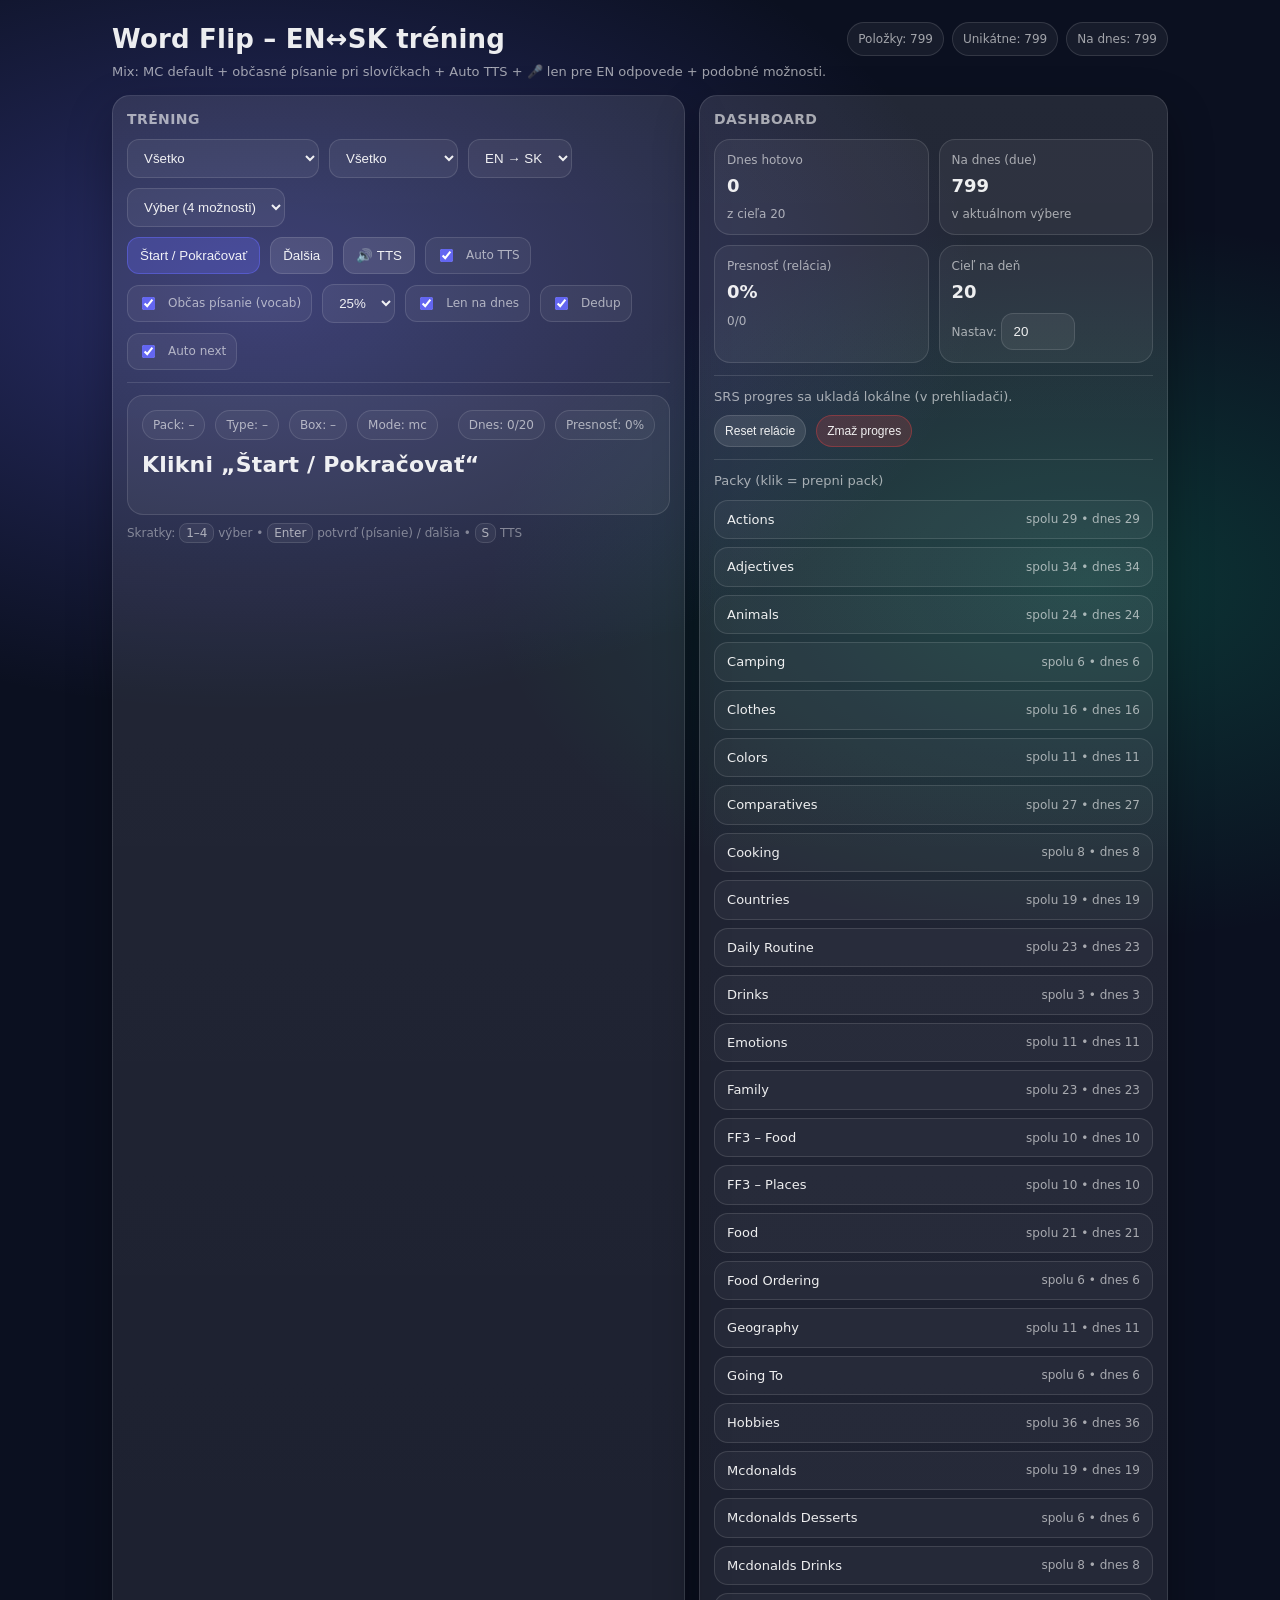
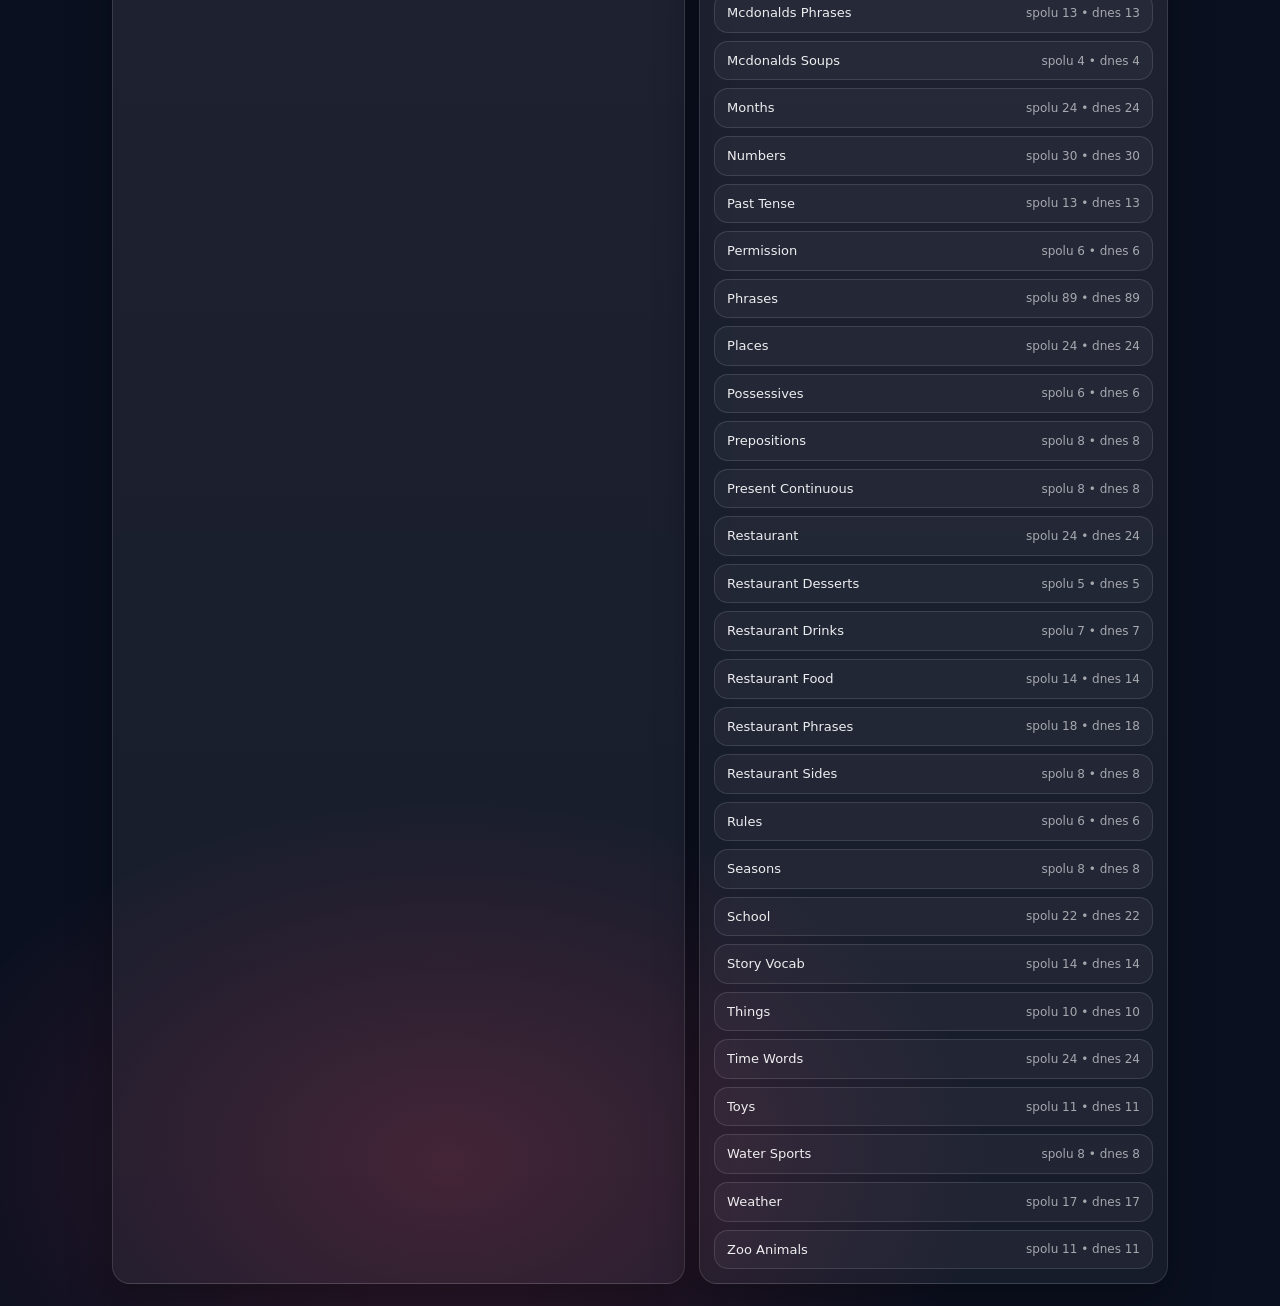
<file: index.html>
<!DOCTYPE html>
<html lang="sk">
<head>
<meta charset="utf-8" />
<meta name="viewport" content="width=device-width,initial-scale=1" />
<title>Word Flip – EN↔SK tréning (Mix)</title>
<style>
  :root{
    --bg:#0b1020;
    --text:rgba(255,255,255,.92);
    --muted:rgba(255,255,255,.60);
    --line:rgba(255,255,255,.12);
    --card:rgba(255,255,255,.06);
    --card2:rgba(255,255,255,.04);
    --good:rgba(34,197,94,.18);
    --bad:rgba(239,68,68,.18);
    --pri:rgba(99,102,241,.30);
    --shadow:0 18px 45px rgba(0,0,0,.30);
    --r:18px;
  }
  *{box-sizing:border-box}
  body{
    margin:0;
    background:
      radial-gradient(1200px 700px at 20% 10%, rgba(99,102,241,0.35), transparent 60%),
      radial-gradient(1000px 600px at 85% 20%, rgba(16,185,129,0.22), transparent 60%),
      radial-gradient(900px 600px at 35% 95%, rgba(244,63,94,0.20), transparent 60%),
      var(--bg);
    color:var(--text);
    font-family: ui-sans-serif, system-ui, -apple-system, Segoe UI, Roboto, Arial;
    line-height:1.35;
  }
  .wrap{max-width:1100px;margin:0 auto;padding:22px}
  .top{display:flex;justify-content:space-between;gap:14px;flex-wrap:wrap;align-items:flex-start;margin-bottom:14px;}
  h1{margin:0;font-size:26px;letter-spacing:.2px}
  .sub{margin-top:6px;color:var(--muted);font-size:13px}
  .pillrow{display:flex;gap:8px;flex-wrap:wrap;justify-content:flex-end}
  .pill{padding:8px 10px;border-radius:999px;border:1px solid var(--line);background:rgba(255,255,255,0.05);color:var(--muted);font-size:12px;}
  .grid{display:grid;grid-template-columns:1.1fr .9fr;gap:14px}
  @media (max-width:980px){.grid{grid-template-columns:1fr}}
  .card{background:linear-gradient(180deg, rgba(255,255,255,0.10), rgba(255,255,255,0.05));border:1px solid var(--line);border-radius:var(--r);box-shadow:var(--shadow);padding:14px;}
  .card h2{margin:0 0 10px 0;font-size:14px;color:var(--muted);font-weight:600;letter-spacing:.4px;text-transform:uppercase;}
  .row{display:flex;gap:10px;flex-wrap:wrap;align-items:center}
  select,input{background:rgba(255,255,255,0.06);border:1px solid var(--line);color:var(--text);border-radius:12px;padding:10px 12px;outline:none;}
  select:focus,input:focus{box-shadow:0 0 0 4px rgba(99,102,241,0.18);border-color:rgba(99,102,241,0.6)}
  .btn{background:rgba(255,255,255,0.10);border:1px solid var(--line);color:var(--text);padding:10px 12px;border-radius:12px;cursor:pointer;transition:transform .06s ease, background .15s ease;user-select:none;}
  .btn:hover{background:rgba(255,255,255,0.14)}
  .btn:active{transform:translateY(1px)}
  .btn.primary{background:var(--pri);border-color:rgba(99,102,241,0.55)}
  .btn.primary:hover{background:rgba(99,102,241,0.36)}
  .btn.small{padding:8px 10px;font-size:12px;border-radius:999px}
  .btn.good{background:rgba(34,197,94,.18);border-color:rgba(34,197,94,.35)}
  .btn.danger{background:rgba(239,68,68,.18);border-color:rgba(239,68,68,.35)}
  .toggle{display:flex;align-items:center;gap:10px;padding:8px 10px;border-radius:12px;border:1px solid var(--line);background:rgba(255,255,255,0.05);}
  .toggle label{font-size:12px;color:var(--muted);cursor:pointer}
  .toggle input{accent-color:rgb(99,102,241)}
  .sep{height:1px;background:var(--line);margin:12px 0}
  .qbox{background:rgba(255,255,255,0.05);border:1px solid var(--line);border-radius:16px;padding:14px;min-height:120px;}
  .qmeta{display:flex;justify-content:space-between;gap:12px;flex-wrap:wrap;margin-bottom:10px}
  .badge{font-size:12px;color:var(--muted);border:1px solid var(--line);padding:6px 10px;border-radius:999px;background:rgba(255,255,255,0.04);}
  .question{font-size:22px;font-weight:700;letter-spacing:.2px;margin:0}
  .mini{font-size:12px;color:var(--muted);margin-top:8px}
  .options{display:grid;grid-template-columns:1fr;gap:10px;margin-top:12px}
  .opt{text-align:left;padding:12px 12px;border-radius:14px;border:1px solid var(--line);background:rgba(255,255,255,0.05);color:var(--text);cursor:pointer;transition:background .12s ease, transform .06s ease;}
  .opt:hover{background:rgba(255,255,255,0.08)}
  .opt:active{transform:translateY(1px)}
  .opt.correct{background:var(--good);border-color:rgba(34,197,94,0.55)}
  .opt.wrong{background:var(--bad);border-color:rgba(239,68,68,0.55)}
  .typingRow{display:none;gap:10px;flex-wrap:wrap;margin-top:12px}
  .typingRow input{flex:1 1 260px}
  .reveal{margin-top:10px;padding:12px;border-radius:14px;border:1px solid var(--line);background:rgba(255,255,255,0.04);display:none;}
  .reveal.show{display:block}
  .rateRow{display:none;gap:10px;flex-wrap:wrap;margin-top:12px}
  .statsGrid{display:grid;grid-template-columns:1fr 1fr;gap:10px}
  .stat{background:rgba(255,255,255,0.05);border:1px solid var(--line);border-radius:16px;padding:12px}
  .stat .k{color:var(--muted);font-size:12px;margin-bottom:6px}
  .stat .v{font-size:18px;font-weight:700}
  .list{margin:0;padding:0;list-style:none;display:flex;flex-direction:column;gap:8px}
  .li{display:flex;justify-content:space-between;gap:10px;align-items:center;padding:10px 12px;border-radius:14px;border:1px solid var(--line);background:rgba(255,255,255,0.04);cursor:pointer}
  .li .name{font-size:13px}
  .li .count{font-size:12px;color:var(--muted)}
  .kbd{border:1px solid var(--line);background:rgba(255,255,255,0.05);padding:2px 6px;border-radius:8px;font-size:12px;color:var(--muted);}
  .hints{margin-top:10px;color:rgba(255,255,255,.42);font-size:12px}
</style>
</head>
<body>
<div class="wrap">

  <div class="top">
    <div>
      <h1>Word Flip – EN↔SK tréning</h1>
      <div class="sub">Mix: MC default + občasné písanie pri slovíčkach + Auto TTS + 🎤 len pre EN odpovede + podobné možnosti.</div>
    </div>
    <div class="pillrow">
      <div class="pill" id="pillDataset">Položky: …</div>
      <div class="pill" id="pillUnique">Unikátne: …</div>
      <div class="pill" id="pillDue">Na dnes: …</div>
    </div>
  </div>

  <div class="grid">
    <!-- STUDY -->
    <div class="card">
      <h2>Tréning</h2>

      <div class="row">
        <select id="packSelect" title="Balík"></select>

        <select id="typeSelect" title="Typ">
          <option value="all">Všetko</option>
          <option value="vocab">Len slovíčka</option>
          <option value="phrase">Len frázy/vety</option>
        </select>

        <select id="dirSelect" title="Smer">
          <option value="en2sk">EN → SK</option>
          <option value="sk2en">SK → EN</option>
          <option value="mix">Mix</option>
        </select>

        <select id="modeSelect" title="Režim">
          <option value="mc">Výber (4 možnosti)</option>
          <option value="typing">Písanie</option>
        </select>
      </div>

      <div class="row" style="margin-top:10px">
        <button class="btn primary" id="startBtn">Štart / Pokračovať</button>
        <button class="btn" id="nextBtn">Ďalšia</button>
        <button class="btn" id="ttsBtn" title="Prečítať nahlas (S)">🔊 TTS</button>

        <div class="toggle" title="Automaticky čítať každú novú otázku (po prvom kliknutí v appke)">
          <input type="checkbox" id="autoTtsToggle" checked />
          <label for="autoTtsToggle">Auto TTS</label>
        </div>

        <div class="toggle" title="V MC režime občas prepnúť slovíčko na písanie">
          <input type="checkbox" id="vocabTypingToggle" checked />
          <label for="vocabTypingToggle">Občas písanie (vocab)</label>
        </div>

        <select id="vocabTypingChanceSelect" title="Ako často písanie pri vocab">
          <option value="0.10">10%</option>
          <option value="0.20">20%</option>
          <option value="0.25" selected>25%</option>
          <option value="0.33">33%</option>
          <option value="0.50">50%</option>
        </select>

        <div class="toggle" title="Učiť len karty, ktoré sú na dnes (SRS)">
          <input type="checkbox" id="dueOnlyToggle" checked />
          <label for="dueOnlyToggle">Len na dnes</label>
        </div>

        <div class="toggle" title="Odstráni identické duplicity kariet">
          <input type="checkbox" id="dedupToggle" checked />
          <label for="dedupToggle">Dedup</label>
        </div>

        <div class="toggle" title="Automaticky prejsť na ďalšiu po odpovedi">
          <input type="checkbox" id="autoNextToggle" checked />
          <label for="autoNextToggle">Auto next</label>
        </div>
      </div>

      <div class="sep"></div>

      <div class="qbox">
        <div class="qmeta">
          <div class="row">
            <span class="badge" id="badgePack">Pack: –</span>
            <span class="badge" id="badgeType">Type: –</span>
            <span class="badge" id="badgeBox">Box: –</span>
            <span class="badge" id="badgeModeNow">Mode: –</span>
          </div>
          <div class="row">
            <span class="badge" id="badgeProgress">Dnes: 0/20</span>
            <span class="badge" id="badgeAcc">Presnosť: 0%</span>
          </div>
        </div>

        <p class="question" id="question">Klikni „Štart / Pokračovať“</p>
        <div class="mini" id="qMini"></div>

        <div class="reveal" id="revealBox">
          <div class="mini">Správna odpoveď</div>
          <div style="font-size:18px;font-weight:700;margin-top:4px" id="revealAnswer">—</div>
          <div class="mini" id="revealInfo"></div>
        </div>

        <div class="options" id="options"></div>

        <div class="typingRow" id="typingRow">
          <input type="text" id="typingInput" placeholder="Napíš odpoveď a Enter…" autocomplete="off" />
          <button class="btn" id="checkTypingBtn">Skontroluj</button>
          <button class="btn" id="showAnswerBtn">Ukáž odpoveď</button>
          <button class="btn" id="speechBtn" title="Hlasová odpoveď (len EN, beta)">🎤 EN hlasom</button>
        </div>

        <div class="rateRow" id="rateRow">
          <button class="btn danger" id="btnAgain">Again</button>
          <button class="btn" id="btnHard">Hard</button>
          <button class="btn good" id="btnGood">Good</button>
          <button class="btn primary" id="btnEasy">Easy</button>
        </div>
      </div>

      <div class="hints">
        Skratky: <span class="kbd">1–4</span> výber • <span class="kbd">Enter</span> potvrď (písanie) / ďalšia • <span class="kbd">S</span> TTS
      </div>
    </div>

    <!-- DASH -->
    <div class="card">
      <h2>Dashboard</h2>

      <div class="statsGrid">
        <div class="stat">
          <div class="k">Dnes hotovo</div>
          <div class="v" id="statDone">0</div>
          <div class="mini" id="statDoneMini">z cieľa 20</div>
        </div>
        <div class="stat">
          <div class="k">Na dnes (due)</div>
          <div class="v" id="statDue">0</div>
          <div class="mini">v aktuálnom výbere</div>
        </div>
        <div class="stat">
          <div class="k">Presnosť (relácia)</div>
          <div class="v" id="statAcc">0%</div>
          <div class="mini" id="statAccMini">0/0</div>
        </div>
        <div class="stat">
          <div class="k">Cieľ na deň</div>
          <div class="v"><span id="statGoal">20</span></div>
          <div class="mini">
            <span style="color:var(--muted)">Nastav:</span>
            <input id="goalInput" type="number" min="5" max="200" step="5" value="20" />
          </div>
        </div>
      </div>

      <div class="sep"></div>

      <div class="row" style="justify-content:space-between">
        <div>
          <div class="sub" style="margin:0;color:var(--muted)">SRS progres sa ukladá lokálne (v prehliadači).</div>
        </div>
        <div class="row">
          <button class="btn small" id="resetSessionBtn">Reset relácie</button>
          <button class="btn small danger" id="wipeProgressBtn">Zmaž progres</button>
        </div>
      </div>

      <div class="sep"></div>

      <div class="sub" style="margin:0 0 10px 0;color:var(--muted)">Packy (klik = prepni pack)</div>
      <ul class="list" id="packList"></ul>
    </div>
  </div>
</div>

<script>
/* =========================
   DATA
========================= */
const DATASET_URL = "./wordflip_dataset_en_sk.json";
const DATASET_FALLBACK = [
  {"type":"vocab","pack":"colors","en":"red","sk":"červená"},
  {"type":"vocab","pack":"colors","en":"blue","sk":"modrá"},
  {"type":"phrase","pack":"phrases","en":"Hello!","sk":"Ahoj!"}
];
let DATASET = [...DATASET_FALLBACK];

/* =========================
   STORAGE
========================= */
const STORAGE_SRS = "wordflip_srs_v4";
const STORAGE_SETTINGS = "wordflip_settings_v4";
const STORAGE_DAILY = "wordflip_daily_v4";

/* SRS intervals (days) */
const BOX_INTERVAL_DAYS = {1:0, 2:1, 3:3, 4:7, 5:14};

/* =========================
   STATE
========================= */
let settings = {
  pack: "all",
  type: "all",
  dir: "en2sk",
  mode: "mc",
  autoTts: true,
  vocabTyping: true,
  vocabTypingChance: 0.25,
  dueOnly: true,
  dedup: true,
  autoNext: true,
  goal: 20
};

let session = { answered: 0, correct: 0, doneToday: 0 };
let srsMap = {};

let pool = [];
let current = null;
let currentQA = null;
let revealed = false;

let modeNow = "mc";
let forcedTypingThisQuestion = false;

/* =========================
   HELPERS
========================= */
const $ = (id) => document.getElementById(id);
const now = () => Date.now();
const normalize = (s) => String(s ?? "").trim();
const normCompare = (s) => normalize(s).toLowerCase().replace(/\s+/g,' ');
function todayKey(){
  const d = new Date();
  const y = d.getFullYear();
  const m = String(d.getMonth()+1).padStart(2,'0');
  const dd = String(d.getDate()).padStart(2,'0');
  return `${y}-${m}-${dd}`;
}
function safeParse(s, fb){ try{ return JSON.parse(s); } catch { return fb; } }
function packTitle(pack){
  return normalize(pack).replace(/^ff3-/, 'FF3 – ').replace(/-/g,' ').replace(/\b\w/g, c=>c.toUpperCase());
}
function itemKey(it){
  return `${normalize(it.type)}|${normalize(it.pack)}|${normalize(it.en)}|${normalize(it.sk)}`;
}

/* =========================
   AUTO TTS (browser policy)
========================= */
let ttsUnlocked = false;
function unlockTtsOnce(){
  ttsUnlocked = true;
  document.removeEventListener("pointerdown", unlockTtsOnce);
  document.removeEventListener("keydown", unlockTtsOnce);
}
document.addEventListener("pointerdown", unlockTtsOnce);
document.addEventListener("keydown", unlockTtsOnce);

function speakIfAuto(){
  const autoOn = $("autoTtsToggle")?.checked;
  if(!autoOn) return;
  if(!ttsUnlocked) return;
  if(!currentQA) return;
  setTimeout(() => ttsSpeak(currentQA.q), 60);
}

/* =========================
   SETTINGS / DAILY
========================= */
function loadSettings(){
  const s = safeParse(localStorage.getItem(STORAGE_SETTINGS) || "null", null);
  if(s && typeof s === "object") settings = {...settings, ...s};
}
function saveSettings(){
  localStorage.setItem(STORAGE_SETTINGS, JSON.stringify(settings));
}
function loadDaily(){
  const daily = safeParse(localStorage.getItem(STORAGE_DAILY) || "{}", {});
  session.doneToday = Number(daily[todayKey()] || 0);
}
function incDaily(n=1){
  const daily = safeParse(localStorage.getItem(STORAGE_DAILY) || "{}", {});
  const k = todayKey();
  daily[k] = Number(daily[k] || 0) + n;
  localStorage.setItem(STORAGE_DAILY, JSON.stringify(daily));
  session.doneToday = daily[k];
}

/* =========================
   SRS
========================= */
function loadSrs(){
  srsMap = safeParse(localStorage.getItem(STORAGE_SRS) || "{}", {});
  if(!srsMap || typeof srsMap !== "object") srsMap = {};
}
function saveSrs(){
  localStorage.setItem(STORAGE_SRS, JSON.stringify(srsMap));
}
function ensureSrs(it){
  const k = itemKey(it);
  if(!srsMap[k]) srsMap[k] = { box: 1, dueTs: 0, lastTs: 0, streak: 0 };
  return srsMap[k];
}
function isDue(it){
  const rec = ensureSrs(it);
  return Number(rec.dueTs || 0) <= now();
}
function schedule(it, rating){
  const rec = ensureSrs(it);
  rec.lastTs = now();

  if(rating === "again"){ rec.box = 1; rec.streak = 0; }
  else if(rating === "hard"){ rec.streak = Math.max(0, rec.streak || 0); }
  else if(rating === "good"){ rec.box = Math.min(5, rec.box + 1); rec.streak = (rec.streak||0) + 1; }
  else if(rating === "easy"){ rec.box = Math.min(5, rec.box + 2); rec.streak = (rec.streak||0) + 1; }

  const days = BOX_INTERVAL_DAYS[rec.box] ?? 1;
  rec.dueTs = now() + days*24*60*60*1000;

  saveSrs();
}

/* =========================
   DATASET UTILS
========================= */
function cleanDataset(raw){
  return raw.map(x => ({
    type: normalize(x.type),
    pack: normalize(x.pack),
    en: normalize(x.en),
    sk: normalize(x.sk),
  })).filter(x => (x.type === "vocab" || x.type === "phrase") && x.pack && x.en && x.sk);
}
function dedupDataset(list){
  const seen = new Set();
  const out = [];
  for(const it of list){
    const k = itemKey(it);
    if(seen.has(k)) continue;
    seen.add(k);
    out.push(it);
  }
  return out;
}
function buildPackIndex(list){
  const map = new Map();
  for(const it of list){
    if(!map.has(it.pack)) map.set(it.pack, {pack: it.pack, title: packTitle(it.pack), count:0});
    map.get(it.pack).count += 1;
  }
  return Array.from(map.values()).sort((a,b)=>a.title.localeCompare(b.title,'sk'));
}

/* =========================
   SMART SIMILARITY (distractors)
========================= */
const STOP_EN = new Set(["the","a","an","and","or","to","of","in","on","at","for","with","is","are","was","were","be","been","being","am","i","you","he","she","it","we","they","my","your","his","her","their","our","this","that","these","those","as","than"]);
const STOP_SK = new Set(["a","aj","alebo","že","sa","si","je","sú","bol","bola","bolo","boli","by","aby","na","v","vo","do","z","zo","k","ku","o","od","pri","pre","pod","nad","za","u","som","sme","ste","s","so","ako","nech","nie","to","tá","ten","toto","tam","tu"]);

function tokensLang(text, lang){
  const t = normCompare(text).replace(/[^\p{L}\p{N}\s]/gu, " ");
  const parts = t.split(/\s+/).filter(Boolean);
  const stop = (lang === "en") ? STOP_EN : STOP_SK;
  return parts.filter(w => w.length >= 3 && !stop.has(w));
}

function jaccard(a, b){
  if(a.length === 0 || b.length === 0) return 0;
  const A = new Set(a), B = new Set(b);
  let inter = 0;
  for(const x of A) if(B.has(x)) inter++;
  const uni = A.size + B.size - inter;
  return uni ? inter/uni : 0;
}

function lengthBonus(s1, s2){
  const a = normalize(s1).length, b = normalize(s2).length;
  if(!a || !b) return 0;
  const r = Math.min(a,b)/Math.max(a,b);
  return 0.10 * r; // max 0.10
}

function similarityScore(currItem, candItem){
  // Compare EN with EN and SK with SK (we have both in dataset)
  const enC = tokensLang(currItem.en, "en");
  const enR = tokensLang(candItem.en, "en");
  const skC = tokensLang(currItem.sk, "sk");
  const skR = tokensLang(candItem.sk, "sk");

  const enSim = jaccard(enC, enR);
  const skSim = jaccard(skC, skR);

  // weight: structure words are filtered, so overlap indicates topic/keywords
  let score = 0;
  score += 0.55 * enSim;
  score += 0.55 * skSim;

  // bonus for similar length on the side that's shown as options
  score += lengthBonus(currItem.en, candItem.en);
  score += lengthBonus(currItem.sk, candItem.sk);

  // small bonus if same pack
  if(currItem.pack === candItem.pack) score += 0.08;

  return score;
}

/* =========================
   QA
========================= */
function getQA(it, dir){
  let used = dir;
  if(dir === "mix") used = Math.random() < 0.5 ? "en2sk" : "sk2en";
  const q = (used === "en2sk") ? it.en : it.sk;
  const a = (used === "en2sk") ? it.sk : it.en;
  return { q, a, dirUsed: used };
}

function pickDistractorsSmart(correctAnswer, datasetAll, currItem, dirUsed){
  const need = 4;
  const used = new Set([correctAnswer]);
  const out = [correctAnswer];

  const candPoolSameType = datasetAll.filter(x => x.type === currItem.type && itemKey(x) !== itemKey(currItem));
  const candPoolSamePack = candPoolSameType.filter(x => x.pack === currItem.pack);

  // sort candidates by similarity (descending)
  function topBySim(pool, take){
    const scored = pool.map(x => ({x, s: similarityScore(currItem, x)}));
    scored.sort((a,b)=>b.s - a.s);
    const chosen = [];
    for(const it of scored){
      const cand = (dirUsed === "en2sk") ? it.x.sk : it.x.en;
      const v = normalize(cand);
      if(!v || used.has(v)) continue;
      used.add(v);
      chosen.push(v);
      if(chosen.length >= take) break;
    }
    return chosen;
  }

  // 1) best matches in same pack
  for(const v of topBySim(candPoolSamePack, need-1)){
    out.push(v);
    if(out.length >= need) break;
  }

  // 2) if still missing, best matches in same type (global)
  if(out.length < need){
    for(const v of topBySim(candPoolSameType, need - out.length)){
      out.push(v);
      if(out.length >= need) break;
    }
  }

  // 3) final fallback random (rare)
  while(out.length < need){
    const r = datasetAll[Math.floor(Math.random()*datasetAll.length)];
    const cand = (dirUsed === "en2sk") ? r.sk : r.en;
    const v = normalize(cand);
    if(!v || used.has(v)) continue;
    used.add(v);
    out.push(v);
    if(datasetAll.length === 1) break;
  }

  out.sort(()=>Math.random()-0.5);
  return out;
}

/* =========================
   UI BUILD
========================= */
function applySettingsToControls(){
  $("typeSelect").value = settings.type;
  $("dirSelect").value = settings.dir;
  $("modeSelect").value = settings.mode;

  $("autoTtsToggle").checked = settings.autoTts !== false;
  $("vocabTypingToggle").checked = settings.vocabTyping !== false;

  const val = String(settings.vocabTypingChance ?? 0.25);
  if([...$("vocabTypingChanceSelect").options].some(o => o.value === val)){
    $("vocabTypingChanceSelect").value = val;
  }

  $("dueOnlyToggle").checked = !!settings.dueOnly;
  $("dedupToggle").checked = !!settings.dedup;
  $("autoNextToggle").checked = !!settings.autoNext;
  $("goalInput").value = settings.goal;
}
function readControlsToSettings(){
  settings.pack = $("packSelect").value;
  settings.type = $("typeSelect").value;
  settings.dir = $("dirSelect").value;
  settings.mode = $("modeSelect").value;

  settings.autoTts = $("autoTtsToggle").checked;
  settings.vocabTyping = $("vocabTypingToggle").checked;
  settings.vocabTypingChance = Number($("vocabTypingChanceSelect").value || 0.25);

  settings.dueOnly = $("dueOnlyToggle").checked;
  settings.dedup = $("dedupToggle").checked;
  settings.autoNext = $("autoNextToggle").checked;
  settings.goal = Number($("goalInput").value || 20);
  saveSettings();
}
function buildPackSelect(){
  const sel = $("packSelect");
  sel.innerHTML = "";

  const base = settings.dedup ? dedupDataset(DATASET) : DATASET;
  const packs = buildPackIndex(base);

  const oAll = document.createElement("option");
  oAll.value = "all";
  oAll.textContent = "Všetko";
  sel.appendChild(oAll);

  for(const p of packs){
    const o = document.createElement("option");
    o.value = p.pack;
    o.textContent = `${p.title} (${p.count})`;
    sel.appendChild(o);
  }

  const exists = settings.pack === "all" || base.some(x => x.pack === settings.pack);
  sel.value = exists ? settings.pack : "all";
}
function updatePills(){
  $("pillDataset").textContent = `Položky: ${DATASET.length}`;
  $("pillUnique").textContent = `Unikátne: ${dedupDataset(DATASET).length}`;

  const list = getFilteredList();
  $("pillDue").textContent = `Na dnes: ${countDue(list)}`;
}
function updatePackList(){
  const ul = $("packList");
  ul.innerHTML = "";

  const base = settings.dedup ? dedupDataset(DATASET) : DATASET;
  const packs = buildPackIndex(base);
  const typeFilter = settings.type;

  for(const p of packs){
    let items = base.filter(x => x.pack === p.pack);
    if(typeFilter !== "all") items = items.filter(x => x.type === typeFilter);
    const due = countDue(items);

    const li = document.createElement("li");
    li.className = "li";
    li.innerHTML = `<div class="name">${p.title}</div><div class="count">spolu ${items.length} • dnes ${due}</div>`;
    li.addEventListener("click", () => {
      $("packSelect").value = p.pack;
      readControlsToSettings();
      buildPool();
      pickNext();
    });
    ul.appendChild(li);
  }
}

/* =========================
   FILTER + POOL
========================= */
function getFilteredList(){
  const base = settings.dedup ? dedupDataset(DATASET) : DATASET;

  let list = base;
  if(settings.type !== "all") list = list.filter(x => x.type === settings.type);
  if(settings.pack !== "all") list = list.filter(x => x.pack === settings.pack);

  for(const it of base) ensureSrs(it);
  saveSrs();

  return list;
}
function countDue(list){
  let n = 0;
  for(const it of list) if(isDue(it)) n++;
  return n;
}
function buildPool(){
  const list = getFilteredList();
  pool = settings.dueOnly ? list.filter(isDue) : list.slice();
  updatePills();
  updatePackList();
  updateDashboard();
}

/* =========================
   STUDY FLOW
========================= */
function showReveal(ans, info){
  $("revealAnswer").textContent = ans;
  $("revealInfo").textContent = info || "";
  $("revealBox").classList.add("show");
  $("rateRow").style.display = "flex";
  revealed = true;
}
function hideReveal(){
  $("revealBox").classList.remove("show");
  $("rateRow").style.display = "none";
  revealed = false;
}
function setBadges(it){
  $("badgePack").textContent = `Pack: ${packTitle(it.pack)}`;
  $("badgeType").textContent = `Type: ${it.type}`;
  $("badgeBox").textContent = `Box: ${ensureSrs(it).box}`;
}

function updateSpeechButtonVisibility(){
  // Mic only when the expected answer is EN => direction SK->EN
  const isENAnswer = currentQA && currentQA.dirUsed === "sk2en";
  const btn = $("speechBtn");
  if(!btn) return;
  btn.style.display = isENAnswer ? "inline-flex" : "none";
}

function setModeUI(){
  $("options").style.display = (modeNow === "mc") ? "grid" : "none";
  $("typingRow").style.display = (modeNow === "typing") ? "flex" : "none";
  $("badgeModeNow").textContent = `Mode: ${modeNow}${forcedTypingThisQuestion ? " (auto)" : ""}`;
  updateSpeechButtonVisibility();
}

function updateDashboard(){
  $("statGoal").textContent = settings.goal;
  $("statDone").textContent = session.doneToday;
  $("statDoneMini").textContent = `z cieľa ${settings.goal}`;

  const list = getFilteredList();
  $("statDue").textContent = countDue(list);

  const acc = session.answered ? Math.round((session.correct/session.answered)*100) : 0;
  $("statAcc").textContent = `${acc}%`;
  $("statAccMini").textContent = `${session.correct}/${session.answered || 0}`;

  $("badgeProgress").textContent = `Dnes: ${Math.min(session.doneToday, settings.goal)}/${settings.goal}`;
  $("badgeAcc").textContent = `Presnosť: ${acc}%`;
}

function renderOptions(opts, correct){
  const box = $("options");
  box.innerHTML = "";
  opts.forEach((opt, idx) => {
    const btn = document.createElement("button");
    btn.className = "opt";
    btn.innerHTML = `<span style="color:var(--muted);font-size:12px;margin-right:8px">${idx+1}</span>${opt}`;
    btn.addEventListener("click", () => checkMC(btn, opt, correct));
    box.appendChild(btn);
  });
}
function lockOptions(){
  Array.from(document.querySelectorAll(".opt")).forEach(b => b.disabled = true);
}

function decideModeForQuestion(it){
  forcedTypingThisQuestion = false;

  if(settings.mode === "typing"){
    modeNow = "typing";
    return;
  }

  modeNow = "mc";
  if(it.type === "vocab" && settings.vocabTyping && Math.random() < (settings.vocabTypingChance || 0.25)){
    modeNow = "typing";
    forcedTypingThisQuestion = true;
  }
}

function pickNext(){
  readControlsToSettings();
  buildPool();
  hideReveal();

  if(pool.length === 0){
    $("question").textContent = "V tomto výbere nie je nič „na dnes“. Vypni „Len na dnes“ alebo zmeň pack/typ.";
    $("qMini").textContent = "";
    $("options").innerHTML = "";
    $("typingInput").value = "";
    modeNow = settings.mode;
    forcedTypingThisQuestion = false;
    setModeUI();
    return;
  }

  current = pool[Math.floor(Math.random()*pool.length)];
  currentQA = getQA(current, settings.dir);

  decideModeForQuestion(current);
  setModeUI();

  $("question").textContent = currentQA.q;
  $("qMini").textContent = `Smer: ${currentQA.dirUsed.toUpperCase()} • ${packTitle(current.pack)}`;
  setBadges(current);

  const baseAll = settings.dedup ? dedupDataset(DATASET) : DATASET;

  if(modeNow === "mc"){
    const opts = pickDistractorsSmart(currentQA.a, baseAll, current, currentQA.dirUsed);
    renderOptions(opts, currentQA.a);
  } else {
    $("options").innerHTML = "";
    $("typingInput").value = "";
    $("typingInput").focus();
  }

  speakIfAuto();
}

function checkMC(btn, choice, correct){
  lockOptions();
  session.answered += 1;

  if(choice === correct){
    btn.classList.add("correct");
    session.correct += 1;
    incDaily(1);
    schedule(current, "good");
    showReveal(correct, `Správne • ${currentQA.dirUsed.toUpperCase()} • ${current.type}`);
  } else {
    btn.classList.add("wrong");
    Array.from(document.querySelectorAll(".opt")).forEach(b => {
      const txt = b.textContent.replace(/^\d\s*/,'').trim();
      if(txt === correct) b.classList.add("correct");
    });
    schedule(current, "again");
    showReveal(correct, `Nesprávne • ${currentQA.dirUsed.toUpperCase()} • ${current.type}`);
  }

  updateDashboard();
  if(settings.autoNext) setTimeout(() => pickNext(), 850);
}

/* tolerant typing */
function levenshtein(a, b){
  a = normCompare(a); b = normCompare(b);
  const m = a.length, n = b.length;
  if(m === 0) return n;
  if(n === 0) return m;
  const dp = Array.from({length:m+1}, () => new Array(n+1).fill(0));
  for(let i=0;i<=m;i++) dp[i][0]=i;
  for(let j=0;j<=n;j++) dp[0][j]=j;
  for(let i=1;i<=m;i++){
    for(let j=1;j<=n;j++){
      const cost = a[i-1] === b[j-1] ? 0 : 1;
      dp[i][j] = Math.min(dp[i-1][j] + 1, dp[i][j-1] + 1, dp[i-1][j-1] + cost);
    }
  }
  return dp[m][n];
}

function checkTyping(){
  if(!current) return;
  const user = $("typingInput").value;
  const target = currentQA.a;

  session.answered += 1;

  const ua = normCompare(user);
  const ta = normCompare(target);
  const dist = levenshtein(ua, ta);
  const ok = (ua === ta) || (dist <= Math.max(1, Math.floor(ta.length * 0.12)));

  if(ok){
    session.correct += 1;
    incDaily(1);
    schedule(current, "good");
    showReveal(target, `OK • vzdialenosť ${dist} • ${currentQA.dirUsed.toUpperCase()} • ${current.type}`);
  } else {
    schedule(current, "again");
    showReveal(target, `Nesedí • vzdialenosť ${dist} • ${currentQA.dirUsed.toUpperCase()} • ${current.type}`);
  }

  updateDashboard();
  if(settings.autoNext) setTimeout(() => pickNext(), 950);
}

function rate(r){
  if(!current) return;
  schedule(current, r);
  if(r === "good" || r === "easy") incDaily(1);
  updateDashboard();
  if(settings.autoNext) setTimeout(() => pickNext(), 450);
}

/* =========================
   TTS
========================= */
function ttsSpeak(text){
  const t = normalize(text);
  if(!t) return;
  if(!("speechSynthesis" in window)){ alert("TTS nie je podporované v tomto prehliadači."); return; }
  window.speechSynthesis.cancel();
  const u = new SpeechSynthesisUtterance(t);
  const hasSK = /[áäčďéíĺľňóôŕšťúýž]/i.test(t);
  u.lang = hasSK ? "sk-SK" : "en-US";
  u.rate = 0.95;
  window.speechSynthesis.speak(u);
}

/* =========================
   SPEECH (Recognition) – EN ONLY (beta)
========================= */
function getSpeechRecognition(){
  return window.SpeechRecognition || window.webkitSpeechRecognition || null;
}

function speakAnswerToInput_EN_ONLY(){
  // Only allow when answer is EN (dirUsed === sk2en)
  if(!currentQA || currentQA.dirUsed !== "sk2en"){
    alert("Hlasová odpoveď je zapnutá len pre EN odpovede (smer SK→EN).");
    return;
  }

  const SR = getSpeechRecognition();
  if(!SR){
    alert("Hlasová odpoveď nie je podporovaná v tomto prehliadači. Skús Chrome.");
    return;
  }

  const rec = new SR();
  rec.lang = "en-US";
  rec.interimResults = false;
  rec.maxAlternatives = 1;

  $("speechBtn").disabled = true;
  $("speechBtn").textContent = "🎤 Počúvam…";

  rec.onresult = (event) => {
    const txt = event.results?.[0]?.[0]?.transcript || "";
    $("typingInput").value = txt;
    checkTyping();
  };

  rec.onerror = () => {
    alert("Nepodarilo sa použiť rozpoznávanie reči. Skontroluj povolenie mikrofónu.");
  };

  rec.onend = () => {
    $("speechBtn").disabled = false;
    $("speechBtn").textContent = "🎤 EN hlasom";
  };

  try{ rec.start(); }
  catch{
    $("speechBtn").disabled = false;
    $("speechBtn").textContent = "🎤 EN hlasom";
  }
}

/* =========================
   ACTIONS
========================= */
function resetSession(){
  session.answered = 0;
  session.correct = 0;
  hideReveal();
  updateDashboard();
}
function wipeProgress(){
  localStorage.removeItem(STORAGE_SRS);
  loadSrs();
  buildPool();
  pickNext();
}

/* =========================
   LOAD DATASET
========================= */
async function loadDataset(){
  try{
    const res = await fetch(DATASET_URL, { cache: "no-store" });
    if(!res.ok) throw new Error(`HTTP ${res.status}`);
    const raw = await res.json();
    if(!Array.isArray(raw)) throw new Error("JSON nie je pole");
    DATASET = cleanDataset(raw);
    if(DATASET.length === 0) throw new Error("Dataset prázdny po čistení");
  } catch(e){
    console.warn("Dataset load failed -> fallback", e);
    DATASET = cleanDataset(DATASET_FALLBACK);
  }
}

/* =========================
   INIT / EVENTS
========================= */
function wire(){
  $("startBtn").addEventListener("click", () => { ttsUnlocked = true; pickNext(); });
  $("nextBtn").addEventListener("click", () => { ttsUnlocked = true; pickNext(); });

  $("ttsBtn").addEventListener("click", () => { ttsUnlocked = true; if(currentQA) ttsSpeak(currentQA.q); });

  $("autoTtsToggle").addEventListener("change", () => { readControlsToSettings(); });
  $("vocabTypingToggle").addEventListener("change", () => { readControlsToSettings(); });
  $("vocabTypingChanceSelect").addEventListener("change", () => { readControlsToSettings(); });

  $("typeSelect").addEventListener("change", () => { readControlsToSettings(); buildPool(); });
  $("dirSelect").addEventListener("change", () => { readControlsToSettings(); });
  $("modeSelect").addEventListener("change", () => { readControlsToSettings(); hideReveal(); });
  $("packSelect").addEventListener("change", () => { readControlsToSettings(); buildPool(); });

  $("dueOnlyToggle").addEventListener("change", () => { readControlsToSettings(); buildPool(); });
  $("dedupToggle").addEventListener("change", () => { readControlsToSettings(); buildPackSelect(); buildPool(); });
  $("autoNextToggle").addEventListener("change", () => { readControlsToSettings(); });

  $("goalInput").addEventListener("change", () => { readControlsToSettings(); updateDashboard(); });

  $("resetSessionBtn").addEventListener("click", () => resetSession());
  $("wipeProgressBtn").addEventListener("click", () => {
    if(confirm("Zmazať SRS progres (boxy/due) pre všetky karty?")) wipeProgress();
  });

  $("checkTypingBtn").addEventListener("click", () => checkTyping());
  $("showAnswerBtn").addEventListener("click", () => {
    if(!current) return;
    showReveal(currentQA.a, `Ukázané • teraz ohodnoť Again/Hard/Good/Easy`);
  });

  $("speechBtn").addEventListener("click", () => speakAnswerToInput_EN_ONLY());

  $("typingInput").addEventListener("keydown", (e) => {
    if(e.key === "Enter") checkTyping();
  });

  $("btnAgain").addEventListener("click", () => rate("again"));
  $("btnHard").addEventListener("click", () => rate("hard"));
  $("btnGood").addEventListener("click", () => rate("good"));
  $("btnEasy").addEventListener("click", () => rate("easy"));

  document.addEventListener("keydown", (e) => {
    if(e.target && (e.target.tagName === "INPUT" || e.target.tagName === "TEXTAREA")) return;

    if(e.key === "s" || e.key === "S"){
      ttsUnlocked = true;
      if(currentQA) ttsSpeak(currentQA.q);
    }

    if(modeNow === "mc" && ["1","2","3","4"].includes(e.key)){
      const idx = Number(e.key) - 1;
      const btns = Array.from(document.querySelectorAll(".opt"));
      if(btns[idx] && !btns[idx].disabled) btns[idx].click();
    }

    if(e.key === "Enter"){
      if(modeNow === "typing" && !revealed){
        $("typingInput").focus();
      } else {
        ttsUnlocked = true;
        pickNext();
      }
    }
  });
}

(async function init(){
  loadSettings();
  await loadDataset();
  loadSrs();
  loadDaily();

  applySettingsToControls();
  buildPackSelect();
  readControlsToSettings();

  buildPool();
  modeNow = settings.mode;
  forcedTypingThisQuestion = false;
  setModeUI();
  updateDashboard();
  wire();
})();
</script>
</body>
</html>
</file>
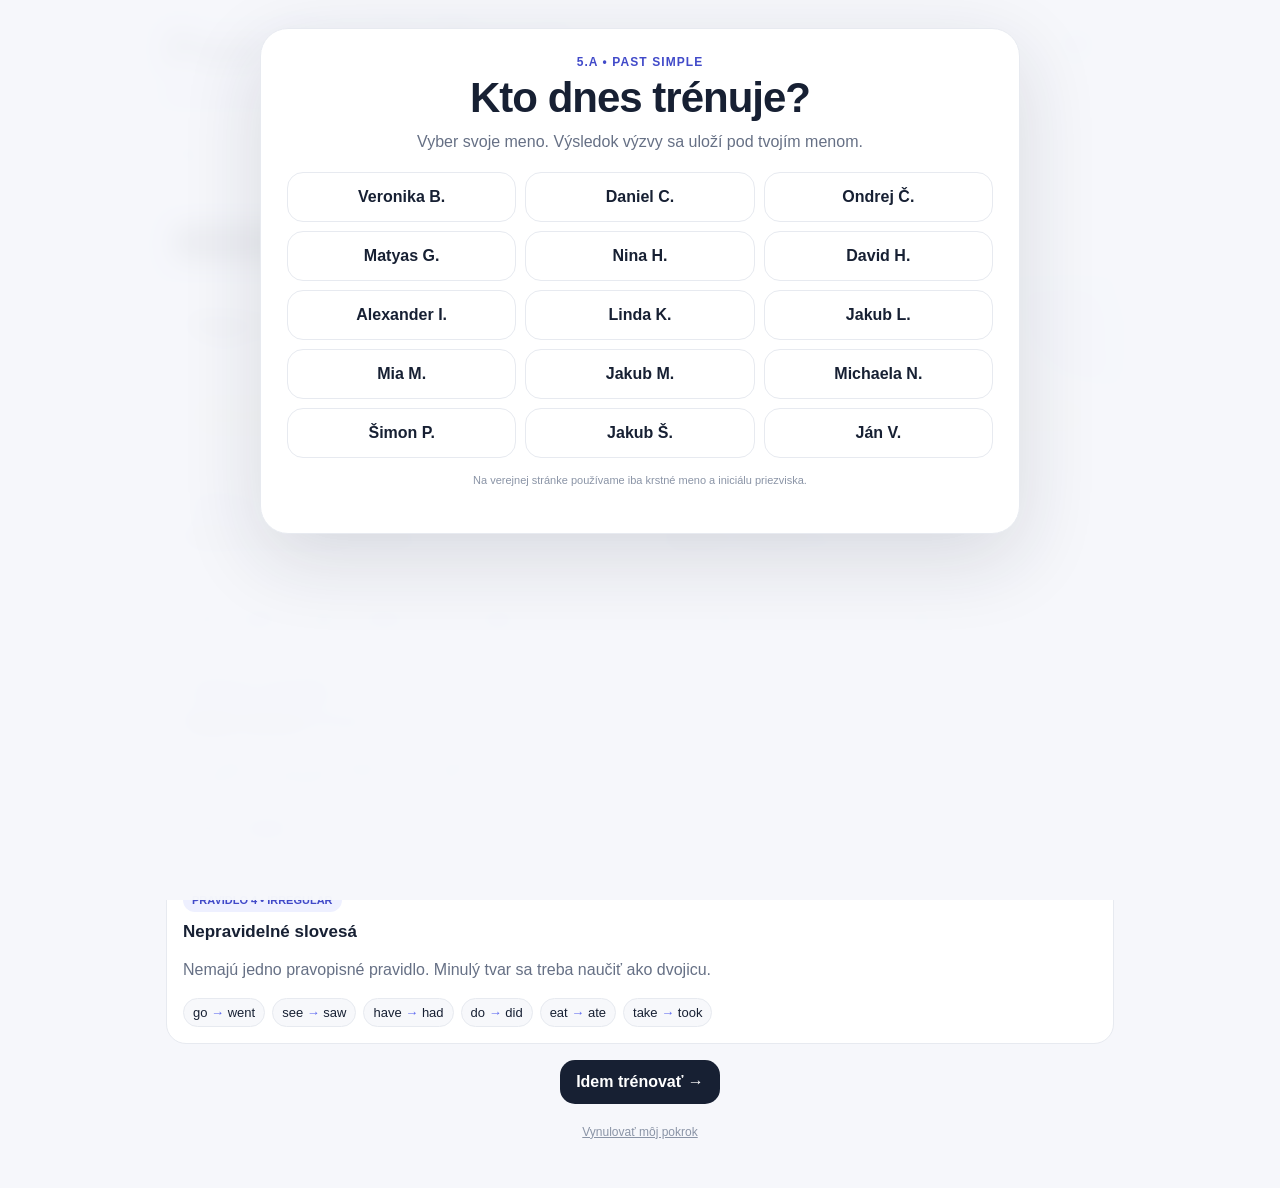
<file: past-simple/index.html>
<!doctype html>
<html lang="sk">
<head>
  <meta charset="utf-8" />
  <meta name="viewport" content="width=device-width,initial-scale=1,viewport-fit=cover" />
  <meta name="theme-color" content="#f6f7fb" />
  <title>Past Simple Quest</title>
  <link rel="stylesheet" href="style.css">
</head>
<body>
<div id="studentGate" class="student-gate">
  <div class="student-gate-card">
    <div class="gate-kicker">5.A • PAST SIMPLE</div>
    <h1>Kto dnes trénuje?</h1>
    <p>Vyber svoje meno. Výsledok výzvy sa uloží pod tvojím menom.</p>
    <div id="studentGrid" class="student-grid"></div>
    <p class="privacy-note">Na verejnej stránke používame iba krstné meno a iniciálu priezviska.</p>
  </div>
</div>

<div class="app">
  <div class="top">
    <div class="brand">
      <h1>Past Simple Quest</h1>
      <p>Precvičuj minulé tvary iba so slovesami, ktoré už poznáš.</p>
    </div>
    <div class="student-pill">
      <span id="activeStudent">—</span>
      <button id="switchStudent" type="button">zmeniť</button>
    </div>
  </div>

  <div class="stats">
    <div class="stat"><b id="masteredStat">0</b><span>zvládnutých slovies</span></div>
    <div class="stat"><b id="streakStat">0</b><span>séria správne</span></div>
    <div class="stat"><b id="accuracyStat">—</b><span>úspešnosť</span></div>
  </div>

  <nav class="nav" aria-label="Hlavné menu">
    <button data-tab="learn" class="active">1. Nauč sa</button>
    <button data-tab="practice">2. Trénuj</button>
    <button data-tab="challenge">3. Výzva</button>
    <button data-tab="verbs">Slovesá</button>
  </nav>

  <section id="learn" class="panel active">
    <div class="card hero">
      <h2>Najprv si všimni, čo sa so slovesom stane</h2>
      <p class="muted">Používame iba známe slovesá z predchádzajúceho učiva. Teraz sa učíme, ako sa zmenia v minulom čase.</p>
      <div class="mini-note"><b>Tip:</b> Pri každom slovese si najprv povedz: „Je pravidelné alebo nepravidelné?“ Až potom rieš pravopis.</div>
    </div>

    <div class="rules">
      <article class="rule">
        <div class="tag">PRAVIDLO 1 • + ED</div>
        <h3>Väčšina pravidelných slovies</h3>
        <p class="muted">Jednoducho pridaj <b>-ed</b>.</p>
        <div class="examples">
          <span class="example">walk <span class="arrow">→</span> walked</span>
          <span class="example">watch <span class="arrow">→</span> watched</span>
          <span class="example">play <span class="arrow">→</span> played</span>
        </div>
      </article>

      <article class="rule">
        <div class="tag">PRAVIDLO 2 • + D</div>
        <h3>Sloveso už končí na -e</h3>
        <p class="muted">Nepridávaj ďalšie e. Pridaj iba <b>-d</b>.</p>
        <div class="examples">
          <span class="example">like <span class="arrow">→</span> liked</span>
          <span class="example">use <span class="arrow">→</span> used</span>
          <span class="example">dive <span class="arrow">→</span> dived</span>
        </div>
      </article>

      <article class="rule">
        <div class="tag">PRAVIDLO 3 • ZDVOJENIE</div>
        <h3>Krátke sloveso: C–V–C</h3>
        <p class="muted">Pri krátkom tvare spoluhláska–samohláska–spoluhláska poslednú spoluhlásku zdvoj a pridaj <b>-ed</b>.</p>
        <div class="examples">
          <span class="example">shop <span class="arrow">→</span> shopped</span>
        </div>
      </article>

      <article class="rule" style="grid-column:1/-1">
        <div class="tag">PRAVIDLO 4 • IRREGULAR</div>
        <h3>Nepravidelné slovesá</h3>
        <p class="muted">Nemajú jedno pravopisné pravidlo. Minulý tvar sa treba naučiť ako dvojicu.</p>
        <div class="examples">
          <span class="example">go <span class="arrow">→</span> went</span>
          <span class="example">see <span class="arrow">→</span> saw</span>
          <span class="example">have <span class="arrow">→</span> had</span>
          <span class="example">do <span class="arrow">→</span> did</span>
          <span class="example">eat <span class="arrow">→</span> ate</span>
          <span class="example">take <span class="arrow">→</span> took</span>
        </div>
      </article>
    </div>

    <div style="display:flex;justify-content:center;margin-top:16px">
      <button class="primary" onclick="openTab('practice')">Idem trénovať →</button>
    </div>
  </section>

  <section id="practice" class="panel">
    <div class="practice-grid">
      <aside class="card side">
        <button class="mode active" data-mode="form">Napíš minulý tvar</button>
        <button class="mode" data-mode="rule">Vyber pravidlo</button>
        <button class="mode" data-mode="regular">Len pravidelné</button>
        <button class="mode" data-mode="irregular">Len nepravidelné</button>
      </aside>

      <div class="card question">
        <div id="practiceType" class="q-type">NAPÍŠ MINULÝ TVAR</div>
        <div id="practiceVerb" class="verb">play</div>
        <button id="speakBtn" class="speak" type="button">🔊 Prehrať sloveso</button>

        <div id="textAnswerBlock" class="answer-row">
          <input id="answerInput" class="answer" autocomplete="off" autocapitalize="none" spellcheck="false" placeholder="napr. played" aria-label="Tvoja odpoveď" />
          <button id="checkBtn" class="primary">Skontrolovať</button>
        </div>

        <div id="choiceBlock" class="choices hidden"></div>
        <div id="feedback" class="feedback"></div>
        <button id="hintBtn" class="hint">Potrebujem nápovedu</button>
        <button id="nextBtn" class="secondary hidden" style="margin-top:12px">Ďalšie sloveso →</button>
      </div>
    </div>
  </section>

  <section id="challenge" class="panel">
    <div class="card">
      <div id="challengeStart" class="challenge-start">
        <div class="big">⏳</div>
        <h2>10-slovesová výzva</h2>
        <p class="muted">Mix pravidelných aj nepravidelných slovies. Dostaneš 10 otázok. Na konci uvidíš výsledok aj slovesá, ktoré si ešte potrebuješ precvičiť.</p>
        <div id="challengeStudentStart" class="challenge-name"></div>
        <button id="startChallenge" class="primary">Spustiť výzvu</button>
      </div>

      <div id="challengeQ" class="challenge-q question">
        <div class="q-type"><span id="challengeCounter">1 / 10</span></div>
        <div id="challengeVerb" class="verb">go</div>
        <div class="answer-row">
          <input id="challengeInput" class="answer" autocomplete="off" autocapitalize="none" spellcheck="false" placeholder="minulý tvar" />
          <button id="challengeCheck" class="primary">OK</button>
        </div>
        <div id="challengeFeedback" class="feedback"></div>
        <button id="challengeNext" class="secondary hidden" style="margin-top:12px">Ďalej →</button>
        <div class="progress-wrap" style="width:min(100%,560px)">
          <div class="progress-line"><div id="challengeBar" class="progress-bar"></div></div>
        </div>
      </div>

      <div id="challengeResult" class="challenge-result">
        <div class="q-type">VÝSLEDOK</div>
        <div id="challengeStudentResult" class="result-student">—</div>
        <div id="challengeScore" class="score-big">8/10</div>
        <h2 id="challengeTitle">Výborne.</h2>
        <p id="challengeSummary" class="muted"></p>
        <div id="challengeMistakes" class="examples" style="justify-content:center;margin:18px 0"></div>

        <div class="leaderboard-card">
          <div class="leaderboard-title">
            <div>
              <div class="q-type">REBRÍČEK</div>
              <h3>Najlepší výsledok</h3>
            </div>
            <span>z 10</span>
          </div>
          <div id="leaderboardRows" class="leaderboard-rows"></div>
          <div class="leaderboard-note">Rebríček sa zatiaľ ukladá iba v tomto prehliadači.</div>
        </div>

        <button id="restartChallenge" class="secondary" style="margin-top:16px">Skúsiť znova</button>
      </div>
    </div>
  </section>

  <section id="verbs" class="panel">
    <div class="card">
      <div class="verbs-head">
        <div>
          <h2>33 známych slovies</h2>
          <p class="muted" style="margin:4px 0 0">Klikni na sloveso a vypočuj si dvojicu.</p>
        </div>
        <input id="searchInput" class="search" placeholder="Hľadať sloveso…" />
      </div>
      <div id="verbList" class="verb-list"></div>
    </div>
  </section>

  <div class="footer-actions">
    <button id="resetBtn" class="reset">Vynulovať môj pokrok</button>
  </div>
</div>

<script src="app.js"></script>
</body>
</html>
</file>
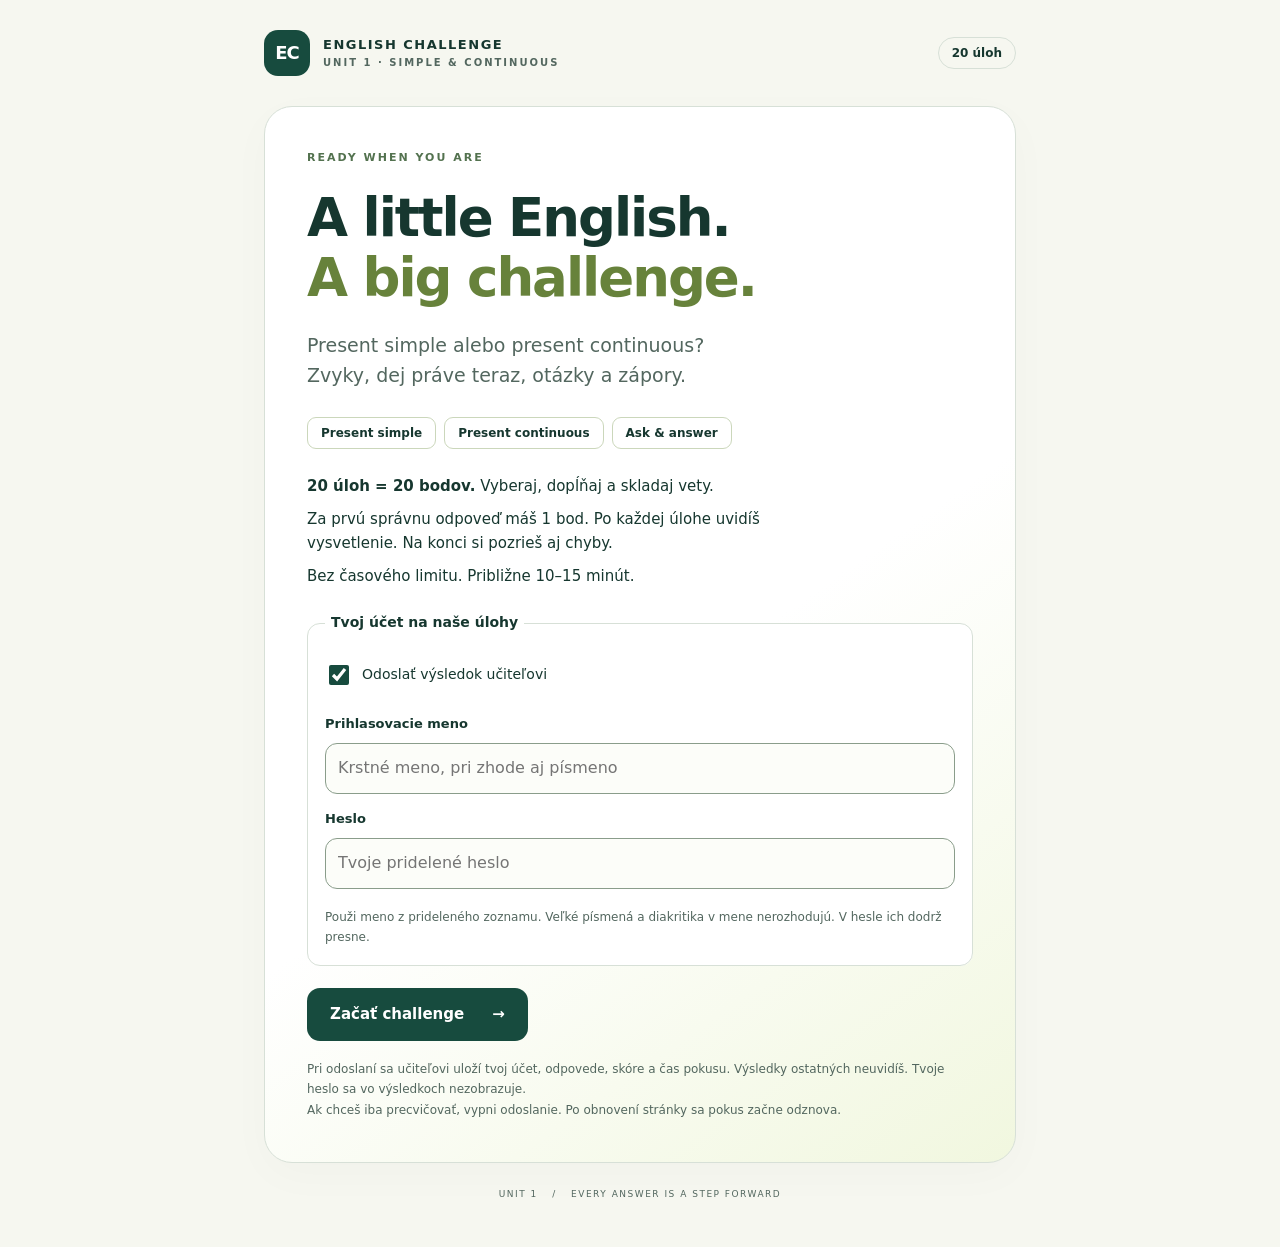
<file: unit-1-challenge/index.html>
<!doctype html>
<html lang="sk">
<head>
  <meta charset="utf-8">
  <meta name="viewport" content="width=device-width,initial-scale=1">
  <meta name="description" content="English Challenge: 20 úloh z Unit 1. Jedlo, present simple a present continuous. Skontroluj si odpovede a získaj skóre z 20 bodov.">
  <meta name="theme-color" content="#174b3e">
  <title>English Challenge · Unit 1</title>
  <link rel="icon" href="data:,">
  <link rel="stylesheet" href="style.css?v=4">
  <script defer src="questions.js"></script>
  <script defer src="app.js?v=4"></script>
</head>
<body>
  <main class="shell">
    <header class="brand"><span class="brand-mark" aria-hidden="true">EC</span><span>ENGLISH CHALLENGE<small>UNIT 1 · SIMPLE & CONTINUOUS</small></span><span class="edition">20 úloh</span></header>
    <section id="intro" class="card hero" aria-labelledby="intro-title">
      <div class="eyebrow">READY WHEN YOU ARE</div>
      <h1 id="intro-title">A little English.<br><span>A big challenge.</span></h1>
      <p class="lead">Present simple alebo present continuous?<br>Zvyky, dej práve teraz, otázky a zápory.</p>
      <div class="topics"><span>Present simple</span><span>Present continuous</span><span>Ask & answer</span></div>
      <div class="rules"><p><strong>20 úloh = 20 bodov.</strong> Vyberaj, dopĺňaj a skladaj vety.</p><p>Za prvú správnu odpoveď máš 1 bod. Po každej úlohe uvidíš vysvetlenie. Na konci si pozrieš aj chyby.</p><p>Bez časového limitu. Približne 10–15 minút.</p></div>
      <fieldset class="submission-settings"><legend>Tvoj účet na naše úlohy</legend><label><input id="record-result" type="checkbox" checked> Odoslať výsledok učiteľovi</label><div id="student-fields"><label for="student-name" class="input-label">Prihlasovacie meno</label><input id="student-name" type="text" autocomplete="username" autocapitalize="none" spellcheck="false" maxlength="50" placeholder="Krstné meno, pri zhode aj písmeno"><label for="student-password" class="input-label">Heslo</label><input id="student-password" type="password" autocomplete="current-password" maxlength="128" placeholder="Tvoje pridelené heslo"><p class="small">Použi meno z prideleného zoznamu. Veľké písmená a diakritika v mene nerozhodujú. V hesle ich dodrž presne.</p></div><p id="start-error" class="validation" role="alert"></p></fieldset>
      <button id="start" class="primary">Začať challenge <span aria-hidden="true">→</span></button>
      <p class="small">Pri odoslaní sa učiteľovi uloží tvoj účet, odpovede, skóre a čas pokusu. Výsledky ostatných neuvidíš. Tvoje heslo sa vo výsledkoch nezobrazuje.<br>Ak chceš iba precvičovať, vypni odoslanie. Po obnovení stránky sa pokus začne odznova.</p>
    </section>
    <section id="quiz" hidden aria-labelledby="question-title">
      <p id="signed-in" class="small" aria-live="polite"></p><div class="stats"><span id="counter"></span><strong id="score" aria-live="polite"></strong></div>
      <progress id="progress" max="20" value="0" aria-label="Dokončené úlohy"></progress>
      <article class="card question-card">
        <div class="eyebrow" id="group"></div>
        <p id="instruction" class="instruction"></p>
        <blockquote id="passage" lang="en" hidden></blockquote>
        <h2 id="question-title" lang="en" tabindex="-1"></h2>
        <form id="answer-form" novalidate>
          <div id="answer-area"></div>
          <p id="validation" class="validation" role="alert"></p>
          <button id="check" type="submit" class="primary">Skontrolovať odpoveď</button>
        </form>
        <div id="feedback" class="feedback" role="status" aria-live="polite" hidden></div>
        <button id="next" class="primary" hidden>Ďalšia úloha →</button>
      </article>
      <p class="small quiz-note">Každá úloha je za 1 bod. Pracuj vlastným tempom.</p>
    </section>
    <section id="results" class="card" hidden aria-labelledby="result-title">
      <div class="eyebrow">CHALLENGE COMPLETE</div>
      <h1 id="result-title" tabindex="-1"></h1>
      <div id="result-score" class="result-score"></div>
      <p id="result-message" class="lead"></p>
      <div id="send-status" class="feedback" role="status" aria-live="polite"></div>
      <button id="retry-send" class="primary" hidden>Odoslať výsledok znova</button>
      <button id="restart" class="primary">Skúsiť všetkých 20 úloh znova ↻</button>
      <button id="logout" class="undo" type="button">Odhlásiť sa</button><h2 class="review-title">Tvoje odpovede</h2>
      <p class="small">Otvor úlohu a pozri si riešenie aj vysvetlenie.</p>
      <div id="review"></div>
    </section>
    <noscript><p class="card">Na spustenie kvízu zapni v prehliadači JavaScript.</p></noscript>
    <footer>UNIT 1 <span aria-hidden="true">/</span> EVERY ANSWER IS A STEP FORWARD</footer>
  </main>
</body>
</html>
</file>
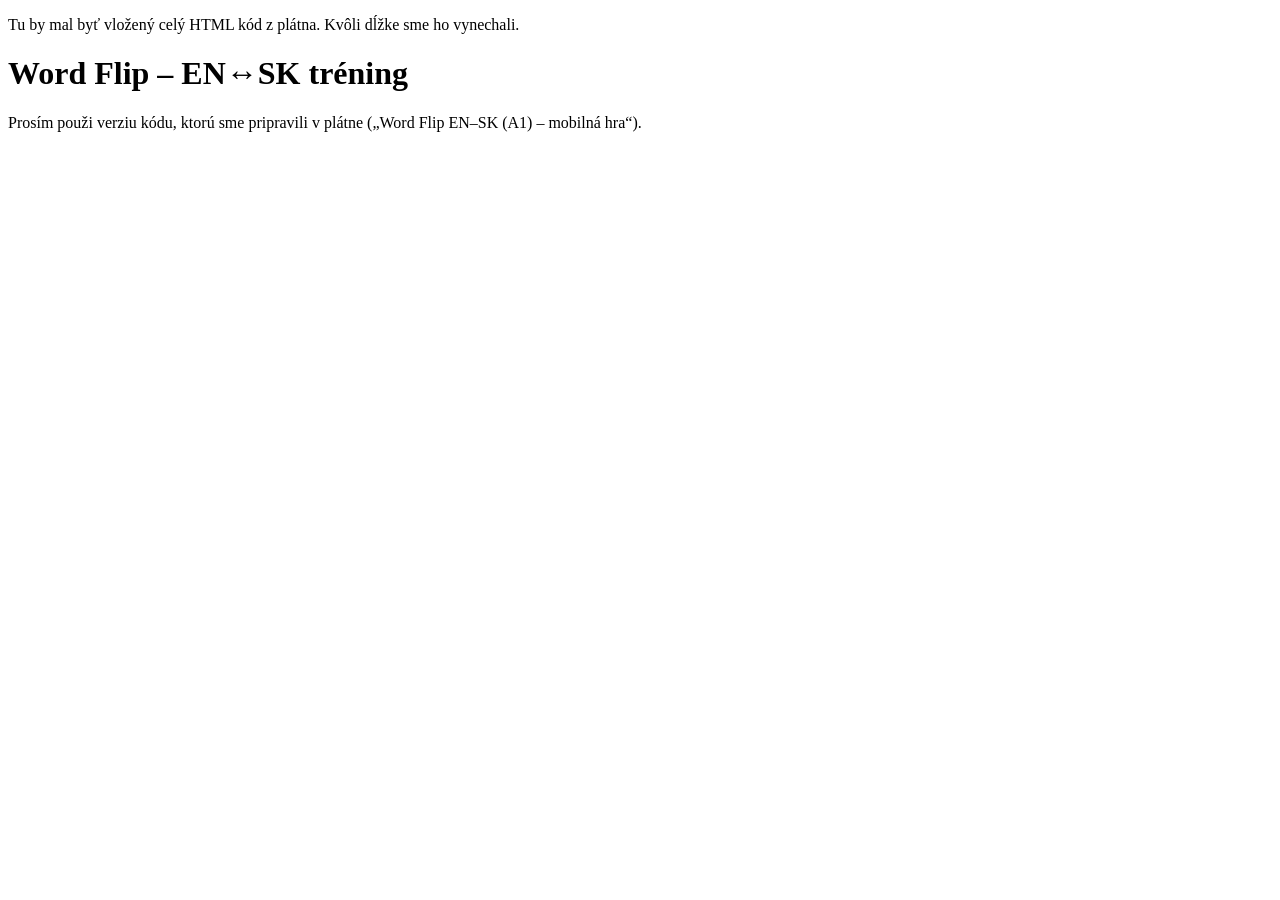
<file: word-flip.html>
<!DOCTYPE html>
<html lang="sk">
<head>
  <meta charset="utf-8" />
  <meta name="viewport" content="width=device-width, initial-scale=1" />
  <title>Word Flip – EN↔SK tréning</title>
  <!-- Skrátená verzia pre export: celý kód je v plátne -->
  <p>Tu by mal byť vložený celý HTML kód z plátna. Kvôli dĺžke sme ho vynechali.</p>
</head>
<body>
  <h1>Word Flip – EN↔SK tréning</h1>
  <p>Prosím použi verziu kódu, ktorú sme pripravili v plátne („Word Flip EN–SK (A1) – mobilná hra“).</p>
</body>
</html>
</file>
<file: past-simple/style.css>
:root{
  --bg:#f6f7fb;
  --card:#ffffff;
  --ink:#172033;
  --muted:#667085;
  --line:#e7eaf0;
  --accent:#5b67f1;
  --accent-soft:#eef0ff;
  --ok:#16845b;
  --ok-soft:#e8f7f1;
  --bad:#c33d55;
  --bad-soft:#fff0f3;
  --warn:#9c6b14;
  --warn-soft:#fff7df;
  --shadow:0 10px 30px rgba(28,35,55,.08);
  --radius:24px;
}
*{box-sizing:border-box}
html{scroll-behavior:smooth}
body{
  margin:0;
  font-family:-apple-system,BlinkMacSystemFont,"Segoe UI",Inter,Roboto,Arial,sans-serif;
  color:var(--ink);
  background:
    radial-gradient(circle at 10% 0%, #ecefff 0 18%, transparent 40%),
    radial-gradient(circle at 100% 10%, #edf9f5 0 15%, transparent 38%),
    var(--bg);
  min-height:100vh;
}
button,input{font:inherit}
button{cursor:pointer}
.app{max-width:980px;margin:0 auto;padding:22px 16px 48px}
.top{display:flex;gap:16px;align-items:flex-start;justify-content:space-between;margin-bottom:18px}
.brand h1{margin:0;font-size:clamp(28px,5vw,48px);letter-spacing:-1.4px}
.brand p{margin:7px 0 0;color:var(--muted);font-size:15px}
.student-pill{
  display:flex;align-items:center;gap:8px;background:rgba(255,255,255,.9);
  border:1px solid var(--line);box-shadow:var(--shadow);border-radius:999px;
  padding:8px 10px 8px 13px;font-size:13px;font-weight:800;white-space:nowrap;
}
.student-pill button{border:0;background:var(--accent-soft);color:#414ac9;border-radius:999px;padding:6px 9px;font-size:11px;font-weight:800}
.stats{display:grid;grid-template-columns:repeat(3,1fr);gap:10px;margin:18px 0}
.stat{background:var(--card);border:1px solid var(--line);border-radius:18px;padding:14px 16px;box-shadow:0 6px 22px rgba(28,35,55,.045)}
.stat b{display:block;font-size:22px}
.stat span{font-size:12px;color:var(--muted)}
.nav{
  position:sticky;top:8px;z-index:20;display:grid;grid-template-columns:repeat(4,1fr);gap:6px;
  background:rgba(255,255,255,.82);backdrop-filter:blur(18px);border:1px solid rgba(226,230,238,.9);
  padding:6px;border-radius:18px;box-shadow:var(--shadow);margin-bottom:18px
}
.nav button{border:0;background:transparent;color:var(--muted);border-radius:13px;padding:11px 8px;font-weight:700;font-size:13px}
.nav button.active{background:var(--ink);color:white}
.panel{display:none}
.panel.active{display:block;animation:fade .18s ease}
@keyframes fade{from{opacity:.3;transform:translateY(4px)}to{opacity:1;transform:none}}
.card{background:var(--card);border:1px solid var(--line);border-radius:var(--radius);padding:20px;box-shadow:var(--shadow)}
.hero{padding:24px;margin-bottom:16px;position:relative;overflow:hidden;background:linear-gradient(135deg,#fff 0%,#fbfbff 55%,#f0f3ff 100%)}
.hero:after{content:"";position:absolute;width:160px;height:160px;border-radius:50%;right:-60px;top:-60px;background:rgba(91,103,241,.11)}
h2{font-size:24px;margin:0 0 8px;letter-spacing:-.5px}
h3{margin:0 0 8px;font-size:17px}
p{line-height:1.5}
.muted{color:var(--muted)}
.rules{display:grid;grid-template-columns:repeat(2,1fr);gap:12px;margin-top:14px}
.rule{border:1px solid var(--line);border-radius:20px;padding:16px;background:#fff}
.rule .tag{display:inline-flex;align-items:center;gap:6px;border-radius:999px;padding:6px 9px;font-size:11px;font-weight:800;margin-bottom:10px;background:var(--accent-soft);color:#414ac9}
.examples{display:flex;gap:7px;flex-wrap:wrap;margin-top:10px}
.example{background:#f7f8fb;border:1px solid var(--line);border-radius:999px;padding:6px 9px;font-size:13px}
.arrow{color:var(--accent);font-weight:900}
.practice-grid{display:grid;grid-template-columns:250px 1fr;gap:14px}
.side .mode{width:100%;text-align:left;border:1px solid var(--line);background:white;padding:12px;border-radius:14px;margin-bottom:8px;color:var(--ink);font-weight:700}
.side .mode.active{border-color:var(--accent);background:var(--accent-soft);color:#4049c7}
.question{min-height:360px;display:flex;flex-direction:column;justify-content:center;align-items:center;text-align:center}
.q-type{font-size:12px;font-weight:800;color:var(--muted);letter-spacing:.08em;text-transform:uppercase}
.verb{font-size:clamp(40px,9vw,72px);font-weight:900;letter-spacing:-2px;margin:14px 0 16px}
.speak{border:1px solid var(--line);background:#fff;border-radius:999px;padding:8px 11px;font-size:13px;margin-bottom:16px}
.answer-row{display:flex;gap:8px;width:min(100%,460px)}
.answer{width:100%;border:2px solid var(--line);border-radius:16px;padding:14px 15px;text-align:center;font-size:22px;font-weight:800;outline:none}
.answer:focus{border-color:var(--accent);box-shadow:0 0 0 4px var(--accent-soft)}
.primary,.secondary{border:0;border-radius:15px;padding:13px 16px;font-weight:800}
.primary{background:var(--ink);color:#fff}
.secondary{background:#f2f4f7;color:var(--ink)}
.choices{display:grid;grid-template-columns:1fr 1fr;gap:9px;width:min(100%,560px)}
.choice{border:1px solid var(--line);background:white;border-radius:15px;padding:13px 12px;font-weight:800;color:var(--ink)}
.choice:hover{border-color:#b6bdf9;background:#f8f8ff}
.feedback{margin-top:16px;width:min(100%,560px);border-radius:16px;padding:13px 15px;display:none;text-align:left;font-size:14px;line-height:1.45}
.feedback.ok{display:block;background:var(--ok-soft);color:#0c6546;border:1px solid #c5ebdd}
.feedback.bad{display:block;background:var(--bad-soft);color:#9f2940;border:1px solid #ffd1d9}
.hint{margin-top:10px;border:0;background:transparent;color:var(--accent);font-weight:800}
.mini-note{margin-top:12px;padding:12px 14px;border-radius:14px;background:var(--warn-soft);color:#76500e;font-size:13px;border:1px solid #fae8ad}
.progress-wrap{margin:14px 0 0}
.progress-line{height:10px;background:#eceff4;border-radius:999px;overflow:hidden}
.progress-bar{height:100%;width:0;background:linear-gradient(90deg,#5b67f1,#7c86ff);transition:width .25s}
.challenge-start{text-align:center;padding:34px 20px}
.challenge-start .big{font-size:58px;margin-bottom:8px}
.challenge-name{display:inline-block;margin:8px 0 16px;padding:7px 11px;border-radius:999px;background:var(--accent-soft);color:#414ac9;font-weight:800;font-size:13px}
.challenge-q{display:none}
.challenge-result{display:none;text-align:center;padding:28px}
.result-student{font-size:18px;font-weight:850;margin-top:8px;color:#414ac9}
.score-big{font-size:72px;font-weight:900;letter-spacing:-4px}
.verbs-head{display:flex;gap:10px;align-items:center;justify-content:space-between;margin-bottom:12px}
.search{width:min(100%,320px);border:1px solid var(--line);border-radius:14px;padding:11px 13px;outline:none}
.verb-list{display:grid;grid-template-columns:repeat(3,1fr);gap:8px}
.verb-item{border:1px solid var(--line);background:#fff;border-radius:15px;padding:12px;display:grid;grid-template-columns:1fr auto;gap:10px;align-items:center}
.verb-item b{font-size:15px}
.verb-item small{display:block;color:var(--muted);margin-top:3px}
.tiny-tag{font-size:10px;font-weight:800;border-radius:999px;padding:5px 7px;background:#f3f4f6;color:#596174}
.footer-actions{display:flex;justify-content:center;gap:8px;margin-top:20px}
.reset{border:0;background:transparent;color:#8a94a6;font-size:12px;text-decoration:underline}
.hidden{display:none!important}

.student-gate{
  position:fixed;inset:0;z-index:1000;background:rgba(246,247,251,.96);backdrop-filter:blur(12px);
  display:flex;align-items:flex-start;justify-content:center;overflow:auto;padding:28px 14px
}
.student-gate-card{width:min(760px,100%);background:white;border:1px solid var(--line);border-radius:28px;padding:26px;box-shadow:0 24px 80px rgba(28,35,55,.14);text-align:center}
.student-gate-card h1{margin:5px 0 8px;font-size:clamp(28px,6vw,42px);letter-spacing:-1px}
.student-gate-card>p{margin:0 auto 18px;color:var(--muted);max-width:540px}
.gate-kicker{font-size:12px;font-weight:900;letter-spacing:.09em;color:#414ac9}
.student-grid{display:grid;grid-template-columns:repeat(3,1fr);gap:9px}
.student-choice{border:1px solid var(--line);background:#fff;border-radius:16px;padding:14px 10px;font-weight:800;color:var(--ink);min-height:50px}
.student-choice:hover,.student-choice:focus{border-color:#8e97f5;background:var(--accent-soft);outline:none}
.privacy-note{font-size:11px!important;margin-top:14px!important;color:#8a94a6!important}

.leaderboard-card{margin:24px auto 0;width:min(100%,560px);border:1px solid var(--line);border-radius:20px;padding:16px;background:#fafbff;text-align:left}
.leaderboard-title{display:flex;align-items:end;justify-content:space-between;gap:12px;margin-bottom:10px}
.leaderboard-title h3{margin:3px 0 0;font-size:18px}
.leaderboard-title>span{font-size:12px;color:var(--muted);font-weight:700}
.leaderboard-rows{display:grid;gap:7px}
.leader-row{display:grid;grid-template-columns:36px 1fr auto;align-items:center;gap:8px;background:white;border:1px solid var(--line);border-radius:13px;padding:10px 12px}
.leader-row.me{border-color:#a9aff9;background:#f3f4ff}
.rank{font-weight:900;color:var(--muted)}
.leader-name{font-weight:800}
.leader-row b{font-size:16px}
.leader-empty{padding:16px;text-align:center;color:var(--muted);font-size:13px}
.leaderboard-note{margin-top:10px;color:#8a94a6;font-size:11px;text-align:center}

@media(max-width:760px){
  .top{align-items:center}
  .stats{grid-template-columns:repeat(3,1fr)}
  .stat{padding:12px}.stat b{font-size:18px}
  .practice-grid{grid-template-columns:1fr}
  .side{display:grid;grid-template-columns:repeat(2,1fr);gap:7px}
  .side .mode{margin:0;text-align:center;font-size:12px;padding:10px 7px}
  .rules{grid-template-columns:1fr}
  .verb-list{grid-template-columns:repeat(2,1fr)}
  .nav button{font-size:12px}
  .question{min-height:330px}
  .student-grid{grid-template-columns:repeat(2,1fr)}
}
@media(max-width:480px){
  .app{padding:14px 10px 36px}
  .top{align-items:flex-start}
  .brand p{font-size:13px}
  .student-pill{font-size:12px;padding:7px 8px 7px 10px}
  .nav{top:5px}
  .nav button{padding:10px 4px;font-size:11px}
  .card{padding:16px;border-radius:20px}
  .choices{grid-template-columns:1fr}
  .verb-list{grid-template-columns:1fr}
  .answer-row{flex-direction:column}
  .verbs-head{align-items:stretch;flex-direction:column}
  .search{width:100%}
  .student-gate{padding:16px 10px}
  .student-gate-card{padding:18px;border-radius:22px}
  .student-grid{grid-template-columns:1fr 1fr;gap:7px}
  .student-choice{padding:12px 7px;font-size:14px}
  .challenge-result{padding:18px 4px}
}
</file>
<file: unit-1-challenge/style.css>
:root{color-scheme:light;--ink:#16372f;--green:#174b3e;--muted:#53675f;--paper:#f6f7f0;--line:#d7e0d7;--lime:#d8ed93;--red:#963929}*{box-sizing:border-box}body{margin:0;background:var(--paper);color:var(--ink);font:17px/1.55 system-ui,-apple-system,BlinkMacSystemFont,"Segoe UI",sans-serif}.shell{max-width:800px;margin:auto;padding:30px 24px 20px}.brand{display:flex;align-items:center;gap:13px;font-size:13px;font-weight:800;letter-spacing:1.5px;margin-bottom:30px}.brand small{display:block;font-size:10px;color:var(--muted);letter-spacing:2px}.brand-mark{display:grid;place-items:center;background:var(--green);color:white;width:46px;height:46px;border-radius:14px;letter-spacing:-1px;font-size:18px}.edition{margin-left:auto;font-size:12px;letter-spacing:0;border:1px solid var(--line);border-radius:25px;padding:6px 13px;white-space:nowrap}.card{border:1px solid var(--line);border-radius:28px;background:#fff;padding:42px;box-shadow:0 12px 45px #173e2d06}.hero{background:linear-gradient(145deg,#fff 55%,#f1f7df)}.eyebrow{font-size:11px;letter-spacing:2px;font-weight:800;color:#53724f}h1{font-size:clamp(34px,6vw,53px);line-height:1.13;letter-spacing:-2px;margin:22px 0}h1 span{color:#67823b}.lead{font-size:19px;color:var(--muted);line-height:1.6}.topics{display:flex;flex-wrap:wrap;gap:8px;margin:26px 0}.topics span{padding:6px 13px;border:1px solid #cbd7bb;border-radius:9px;font-size:12px;font-weight:650;background:#fff8}.rules{font-size:15px;max-width:540px;margin:24px 0}.rules p{margin:10px 0}.small{font-size:12px;line-height:1.7;color:var(--muted);margin:18px 0 0}button,input{font:inherit}button{cursor:pointer;min-height:48px;touch-action:manipulation}button:disabled{cursor:default}button:focus-visible,input:focus-visible,summary:focus-visible{outline:3px solid #4b81c5;outline-offset:4px}.primary{display:flex;align-items:center;justify-content:center;gap:28px;border:0;border-radius:13px;background:var(--green);color:white;font-size:15px;font-weight:700;padding:15px 23px;margin-top:22px}.primary:hover{background:#216450}.primary:disabled{opacity:.6}footer{padding:25px 0;text-align:center;color:var(--muted);font-size:9px;letter-spacing:1.5px}footer span{margin:0 10px}.stats{display:flex;justify-content:space-between;gap:10px;font-size:13px;margin:0 3px 12px}.stats strong{color:var(--green)}progress{display:block;width:100%;height:8px;appearance:none;border:0;border-radius:10px;overflow:hidden;background:#dce4d6;margin-bottom:24px}progress::-webkit-progress-bar{background:#dce4d6}progress::-webkit-progress-value{background:#7c9b42;border-radius:10px}progress::-moz-progress-bar{background:#7c9b42}.instruction{font-size:14px;color:var(--muted);margin:15px 0 20px}h2{font-size:clamp(23px,4vw,30px);line-height:1.4;letter-spacing:-.5px;overflow-wrap:anywhere;margin:16px 0 24px}h2:focus,h1:focus{outline:none}blockquote{margin:18px 0;padding:19px 22px;background:#f2f5ea;border-left:3px solid #849e52;border-radius:0 12px 12px 0;font-size:17px;line-height:1.8}.options{display:grid;gap:10px}.option{text-align:left;display:flex;align-items:center;gap:13px;border:1px solid var(--line);border-radius:12px;background:white;padding:13px 16px;color:var(--ink);font-size:16px}.option .letter{display:grid;place-items:center;flex-shrink:0;width:29px;height:29px;border-radius:8px;background:#eff2e8;font-size:12px;font-weight:800}.option[aria-pressed=true]{border:2px solid var(--green);padding:12px 15px;background:#eef5e5}.option.correct{border-color:#3d7043;background:#eff7e8}.option.wrong{border-color:var(--red);background:#fff2ed}.input-label{display:block;font-size:13px;font-weight:650;margin-bottom:9px}input{width:100%;border:1px solid #8a9d8b;border-radius:12px;padding:16px;color:var(--ink);background:#fcfdf9;min-height:55px;font-size:18px}input:disabled{color:var(--ink);opacity:1}.word-bank{display:flex;flex-wrap:wrap;gap:9px;margin-top:17px}.word{border:1px solid #b8c9ad;border-radius:10px;background:#f4f7ee;padding:9px 15px;color:var(--ink);font-size:16px}.word:disabled{opacity:.3}.sentence{min-height:76px;padding:15px;border:1px dashed #93a67b;border-radius:12px;display:flex;flex-wrap:wrap;gap:7px;align-items:center;background:#fbfcf7}.sentence:empty::before{content:'Tvoja veta sa objaví tu.';font-size:14px;color:var(--muted)}.sentence .word{background:#e7efd7}.undo{border:0;background:transparent;color:var(--green);font-size:13px;text-decoration:underline;padding:8px 0}.validation{font-size:14px;color:var(--red);margin:10px 0}.validation:empty{display:none}.feedback{margin-top:24px;padding:18px 20px;border-radius:12px;border:1px solid #bdd5ab;background:#f2f8ea;font-size:15px}.feedback.bad{background:#fff4ed;border-color:#e5c9b5}.feedback p{margin:6px 0 0}.feedback strong{font-size:17px}.quiz-note{text-align:center}.result-score{font-size:74px;font-weight:800;letter-spacing:-4px;color:var(--green);margin:16px 0}.result-score small{font-size:24px;letter-spacing:-1px;color:var(--muted)}.review-title{font-size:24px;margin:36px 0 5px}details{border-bottom:1px solid var(--line);padding:14px 0;font-size:14px}summary{cursor:pointer;font-weight:650;line-height:1.7}details p{margin:10px 0;overflow-wrap:anywhere}.review-state{display:inline-block;min-width:85px;font-size:12px;color:#356238}.review-state.bad{color:var(--red)}[hidden]{display:none!important}@media(max-width:560px){.shell{padding:18px 15px 10px}.brand{margin-bottom:22px;gap:9px;font-size:10px;letter-spacing:1px}.brand small{font-size:9px;letter-spacing:1px}.brand-mark{width:38px;height:38px;font-size:15px}.edition{padding:5px 10px;font-size:11px}.card{border-radius:21px;padding:26px 22px}h1{letter-spacing:-1.4px}.lead{font-size:16px}.primary{width:100%;gap:15px;font-size:14px}.question-card{padding:26px 21px}.option{font-size:15px;padding:13px 12px}.option[aria-pressed=true]{padding:12px 11px}.word{padding:9px 13px}blockquote{padding:15px 17px;font-size:16px}.stats{font-size:12px}.result-score{font-size:64px}footer{letter-spacing:1px;font-size:8px}}@media(prefers-reduced-motion:no-preference){.primary,.option{transition:background .15s,border-color .15s}}
.submission-settings{border:1px solid var(--line);border-radius:13px;padding:17px;margin:24px 0 0;font-size:14px;background:#fff}.submission-settings legend{font-weight:700;padding:0 6px}.submission-settings>label{display:flex;align-items:center;gap:10px;min-height:48px}.submission-settings input[type=checkbox]{width:20px;min-height:20px;height:20px;accent-color:var(--green)}#student-fields .input-label{margin-top:15px}#student-fields input{font-size:16px;padding:12px;min-height:48px}.primary:disabled{cursor:wait}
</file>
